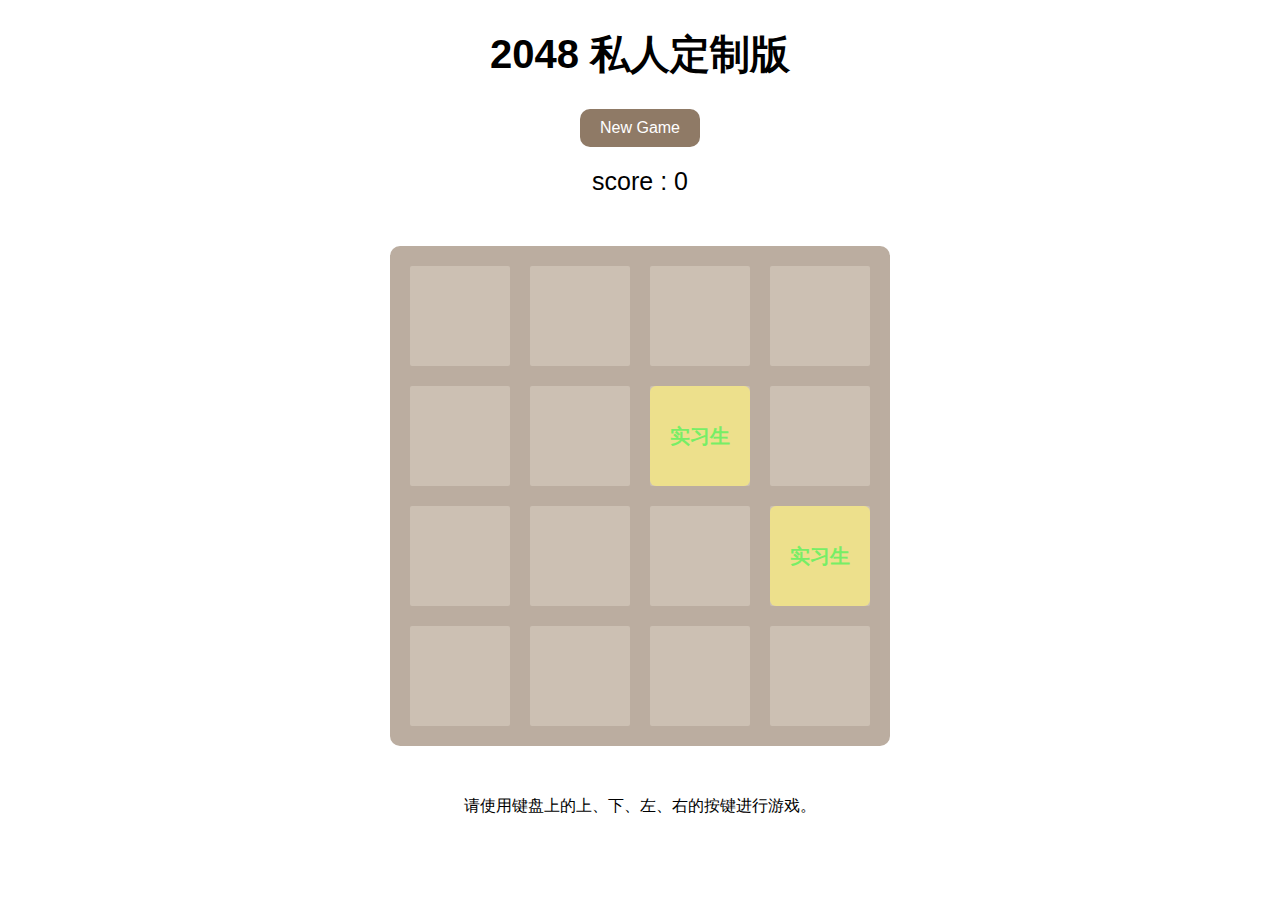
<file: 2048/index.html>
<!DOCTYPE html>
<html lang="en">
    <head>
        <meta charset="utf-8">
        <meta name="viewport" content="width=device-width,inital-scale=1.0,maximum-scale=1.0,minmum-scale=1.0,user-scalable=no"/>
        <link rel="stylesheet" type="text/css" href="2048.css" />
        <script type="text/javascript" src="jquery-3.0.0.min.js"></script>
        <script type="text/javascript" src="support2048.js"></script>
        <script type="text/javascript" src="animate2048.js"></script>
        <script type="text/javascript" src="main.js"></script>
    </head>
    <body>
    <header>
        <h1>2048 私人定制版</h1>
        <a href="javascript:newgame();" id="newgamebutton">New Game</a>
        <p>score : <span id="score">0</span></p>
    </header>


    <div id="grid-container">
        <div class="grid-cell" id="grid-cell-0-0"></div>
        <div class="grid-cell" id="grid-cell-0-1"></div>
        <div class="grid-cell" id="grid-cell-0-2"></div>
        <div class="grid-cell" id="grid-cell-0-3"></div>

        <div class="grid-cell" id="grid-cell-1-0"></div>
        <div class="grid-cell" id="grid-cell-1-1"></div>
        <div class="grid-cell" id="grid-cell-1-2"></div>
        <div class="grid-cell" id="grid-cell-1-3"></div>

        <div class="grid-cell" id="grid-cell-2-0"></div>
        <div class="grid-cell" id="grid-cell-2-1"></div>
        <div class="grid-cell" id="grid-cell-2-2"></div>
        <div class="grid-cell" id="grid-cell-2-3"></div>

        <div class="grid-cell" id="grid-cell-3-0"></div>
        <div class="grid-cell" id="grid-cell-3-1"></div>
        <div class="grid-cell" id="grid-cell-3-2"></div>
        <div class="grid-cell" id="grid-cell-3-3"></div>
    </div>

    <div style="width:500px;margin:10px auto;text-align:center;">请使用键盘上的上、下、左、右的按键进行游戏。</div>

    </body>
</html>
</file>
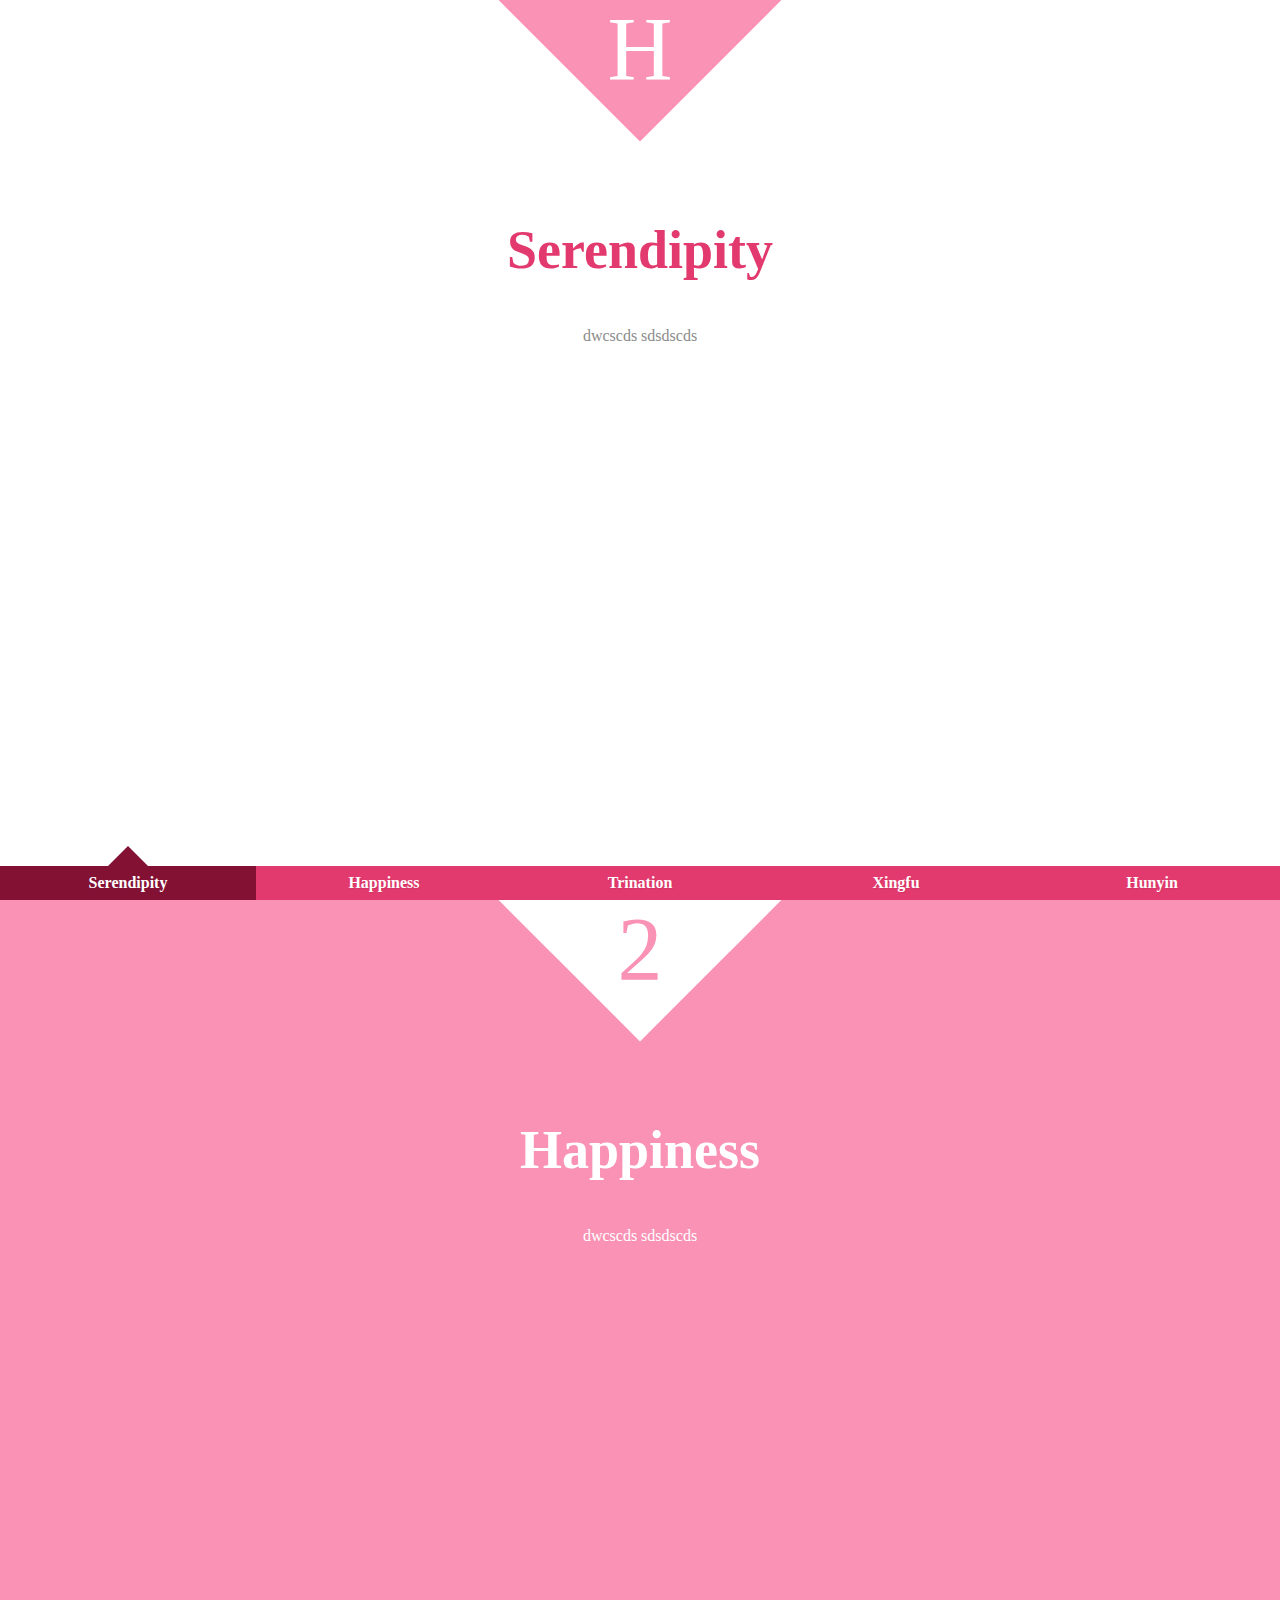
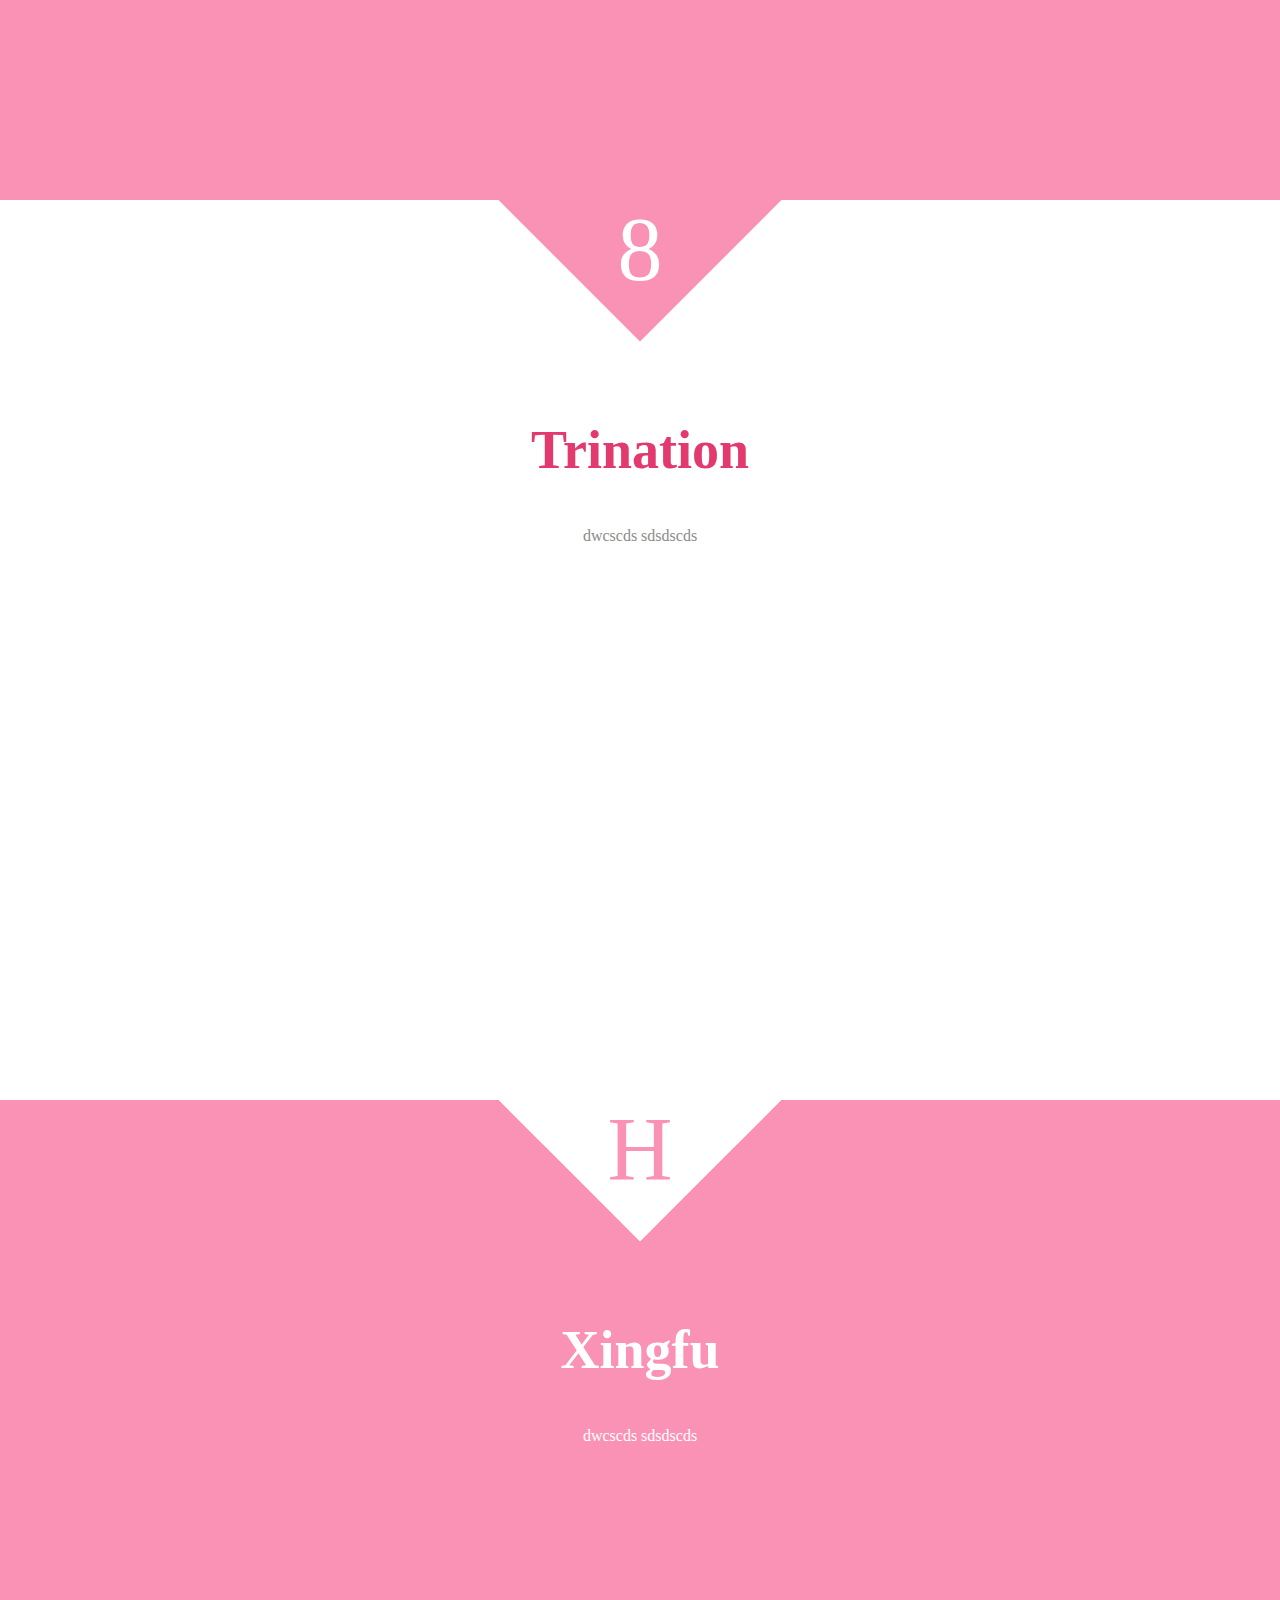
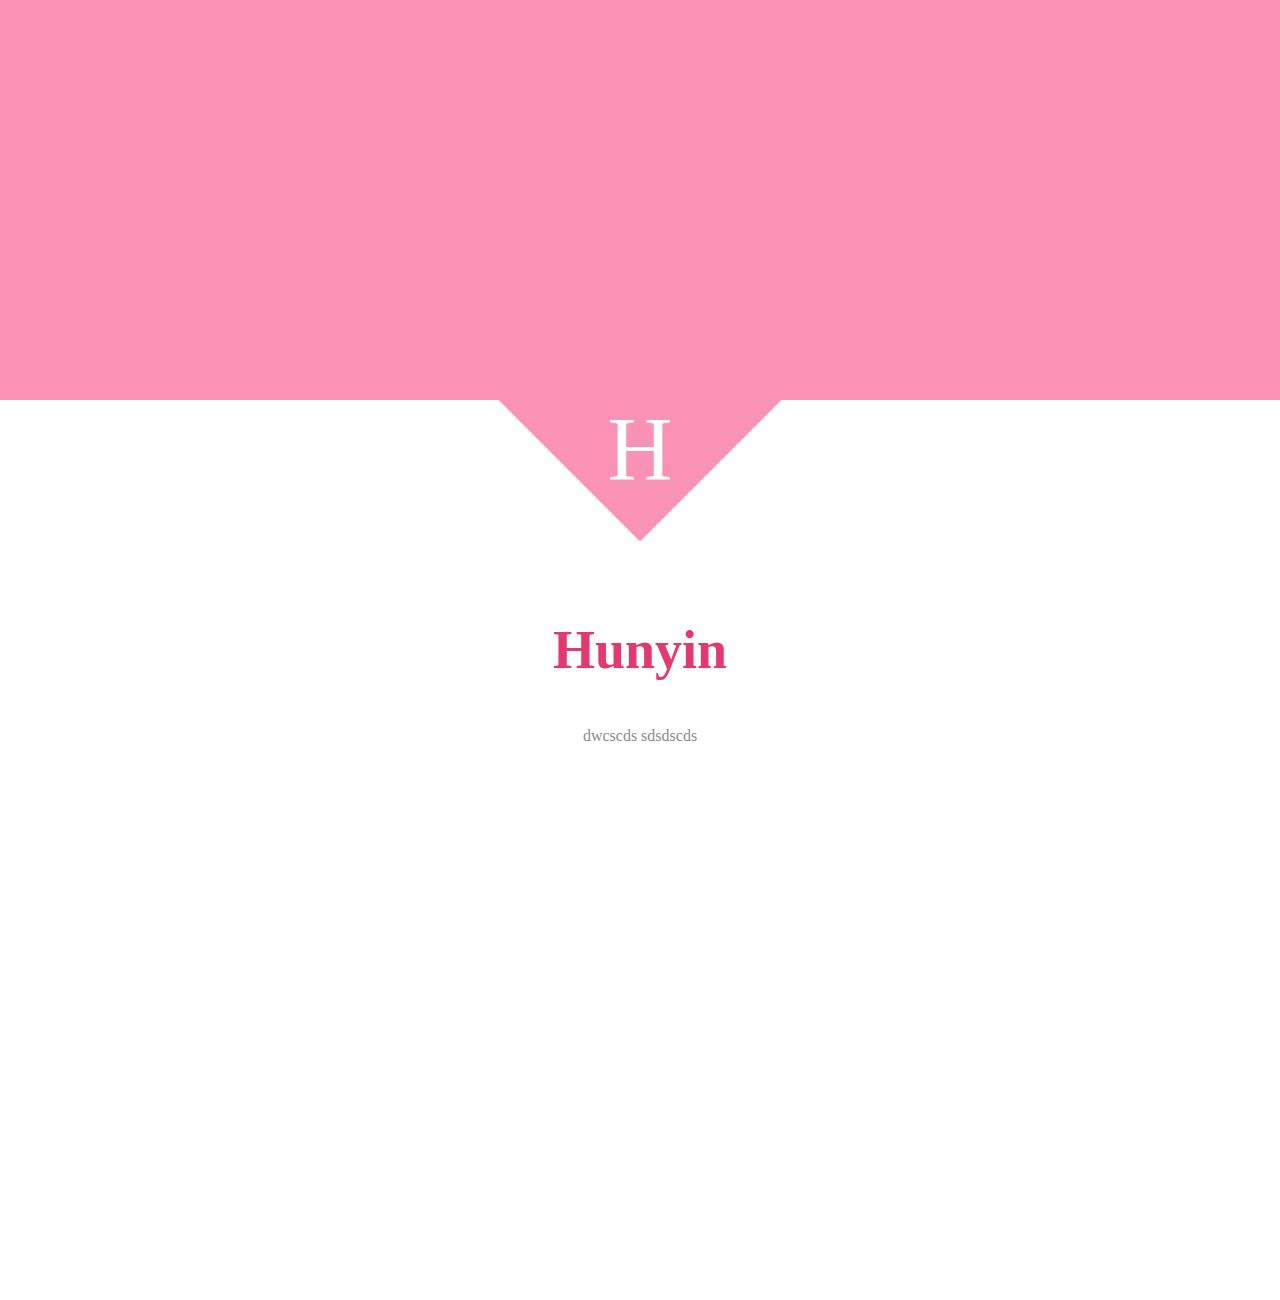
<file: demo1/index.html>
<!DOCTYPE html>
<html lang="en">
    <head>
        <meta charset="utf-8">
        <meta http-equiv="X-UA-Compatible" content="IE-edge,chrome-1">
        <meta name="viewport" content="width-device-width,initial-scale=1">
        <link rel="stylesheet" href="normalize.css">
        <style>
          body{
          	font-family: "微软雅黑";
          	background-color: #ddd;
          	font-weight: 400;
          	font-size: 15px;
          	color: #333;
          	overflow: hidden;
          	-webkit-font-smoothing: antialiased;
          }
          a{
          	text-decoration: none;
          	color:#555;
          }
          .clr{
          	width: 0;
          	height: 0;
          	overflow: hidden;
          	clear: both;
          	padding: 0;
          	margin: 0;
          }
          .st-container{
          	width:100%;
          	height: 100%;
          	position:absolute;
          	left: 0;
          	top: 0;
          }
          .st-container a,.st-container input{
          	width: 20%;
          	height: 34px;
            line-height: 34px;
            position: fixed;
            bottom: 0;
          }
          .st-container input{
             opacity: 0;
             z-index: 2;
          }
          .st-container a{
          	z-index: 1;
          	font-weight: 700;
          	font-size: 16px;
          	background: #e23a6e;
          	text-align: center;
          	color: #fff;
          	text-shadow: 1px 1px 1px rgba(151,24,64,0.2);
          	cursor: pointer;
          }
          #st-control-1,#st-control-1+a{
          	left: 0%;
          }
          #st-control-2,#st-control-2+a{
          	left: 20%;
          }
           #st-control-3,#st-control-3+a{
          	left: 40%;
          }
           #st-control-4,#st-control-4+a{
          	left: 60%;
          }
           #st-control-5,#st-control-5+a{
          	left: 80%;
          }
          .st-container input:checked+a,
          .st-container input:checked:hover+a
          {
             background: #821134;
          }
          .st-container input:checked +a:after{
             content: "";
             width: 0;
             height: 0;
             overflow: hidden;
             border: 20px solid transparent;
             border-bottom-color:#821134;
             position: absolute;
             bottom: 100%;
             left: 50%;
             margin-left: -20px;
          }
          .st-container input:hover+a{
              background: #AD244f;
          }
          /* 内容区 */
          .st-scroll,.st-panel{
          	width: 100%;
          	height:100%;
          	position:relative;
          }
          .st-scroll{
          	left: 0;
          	top: 0;
          	-webkit-transform:translate3d(0,0,0);
          	-moz-transform:translate3d(0,0,0);
          	-ms-transform:translate3d(0,0,0);
          	-o-transform:translate3d(0,0,0);
	          transform:translate3d(0,0,0);
	          backface-visibility: hidden;
	          -webkit-transition: all 0.6s ease-in-out;
          }
          .st-panel{
             background: #fff;
             overflow: hidden;
          }

          #st-control-1:checked ~ .st-scroll{
              -webkit-transform: translateY(0%) ;
              -moz-transform: translateY(0%);
              -ms-transform: translateY(0%);
              -o-transform: translateY(0%);
              transform: translateY(0%);
          }
          #st-control-2:checked ~ .st-scroll{
              -webkit-transform: translateY(-100%);
              -moz-transform: translateY(-100%);
              -ms-transform: translateY(-100%);
              -o-transform: translateY(-100%);
              transform: translateY(-100%);
          }
           #st-control-3:checked ~ .st-scroll{
              -webkit-transform: translateY(-200%);
              -moz-transform: translateY(-200%);
              -ms-transform: translateY(-200%);
              -o-transform: translateY(-200%);
              transform: translateY(-200%);
          }
           #st-control-4:checked ~ .st-scroll{
              -webkit-transform: translateY(-300%);
              -moz-transform: translateY(-300%);
              -ms-transform: translateY(-300%);
              -o-transform: translateY(-300%);
              transform: translateY(-300%);
          }
           #st-control-5:checked ~ .st-scroll{
              -webkit-transform: translateY(-400%);
              -moz-transform: translateY(-400%);
              -ms-transform: translateY(-400%);
              -o-transform: translateY(-400%);
              transform: translateY(-400%);
          }
          .st-desc{
          	width: 200px;
          	height: 200px;
          	background:#fa92b5;
          	position: absolute;
          	left: 50%;
          	top: 0;
          	margin-left: -100px;
          	-webkit-transform:translateY(-50%) rotate(45deg);
           }
           [data-icon]:after{
           	content:attr(data-icon);
           	width: 200px;
           	height: 200px;
           	font-size: 90px;
           	color: #fff;
           	text-align: center;
           	line-height: 200px;
           	position: absolute;
           	left: 50%;
           	top: 50%;
           	margin: -100px 0 0 -100px;
           	-webkit-transform: rotate(-45deg)  translateY(25%);
           }
           .st-panel h2{
            color: #e23a6e;
            font-size: 54px;
            line-height: 50px;
            text-align: center;
            font-weight:900;
            width: 80%;
            position: absolute;
            top: 20%;
            left: 10%;        
           }
           @keyframes moveDown{
            0%{
              -webkit-transform: translateY(-40px);
              opacity: 0;
            }
            100%{
              -webkit-transform: translateY(0px);
              opacity: 1;
            }
           }
           #st-control-1:checked~.st-scroll #st-panel-1 h2, #st-control-2:checked~.st-scroll #st-panel-2 h2, #st-control-3:checked~.st-scroll #st-panel-3 h2, #st-control-4:checked~.st-scroll #st-panel-4 h2, #st-control-5:checked~.st-scroll #st-panel-5 h2{
              -webkit-animation:moveDown 0.6s ease-in-out 0.2s backwards;
           }
           .st-panel p{
            position: absolute;
            width: 50%;
            left: 25%;
            top: 35%;
            font-size: 16px;
            line-height: 22px;
            padding: 0;
            text-align: center;
            color: #8b8b8b;
            margin-top: 10px;
           }
            @keyframes moveUp{
            0%{
              -webkit-transform: translateY(40px);
              opacity: 0;
            }
            100%{
              -webkit-transform: translateY(0px);
              opacity: 1;
            }
           }
           #st-control-1:checked~.st-scroll #st-panel-1 p, #st-control-2:checked~.st-scroll #st-panel-2 p, #st-control-3:checked~.st-scroll #st-panel-3 p, #st-control-4:checked~.st-scroll #st-panel-4 p, #st-control-5:checked~.st-scroll #st-panel-5 p{
              -webkit-animation:moveUp 0.6s ease-in-out 0.2s backwards;
           }
           .st-col{
              background: #fa92b5;
          }
          .st-col .st-desc{
            background: #fff;
          }
          .st-col [data-icon]:after{
            color:#fa92b5;
          } 
          .st-col h2{
            color:white;
          }
          .st-col p{
            color: #fff;
          }
        </style>
    </head>
    <body>
        <div class="container">
          <div class="st-container">
             <input type="radio" name="radio-set" checked="checked" id="st-control-1">
             <a href="#st-panel-1">Serendipity</a>
             <input type="radio" name="radio-set" id="st-control-2">
             <a href="#st-panel-2">Happiness</a>
             <input type="radio" name="radio-set" id="st-control-3">
             <a href="#st-panel-3">Trination</a>
             <input type="radio" name="radio-set" id="st-control-4">
             <a href="#st-panel-4">Xingfu</a>
             <input type="radio" name="radio-set" id="st-control-5">
             <a href="#st-panel-5">Hunyin</a>
              <div class="st-scroll">
               <section class="st-panel" id="st-panel-1">
	               	<div class="st-desc" data-icon="H"></div>
	               	<h2>Serendipity</h2>
	               	<p>dwcscds sdsdscds</p>
               </section>
                <section class="st-panel st-col" id="st-panel-2">
	               	<div class="st-desc" data-icon="2"></div>
	               	<h2>Happiness</h2>
	               	<p>dwcscds sdsdscds</p>
               </section>
               <section class="st-panel" id="st-panel-3">
	               	<div class="st-desc" data-icon="8"></div>
	               	<h2>Trination</h2>
	               	<p>dwcscds sdsdscds</p>
               </section>
               <section class="st-panel st-col" id="st-panel-4">
	               	<div class="st-desc" data-icon="H"></div>
	               	<h2>Xingfu</h2>
	               	<p>dwcscds sdsdscds</p>
               </section>
               <section class="st-panel" id="st-panel-5">
	               	<div class="st-desc" data-icon="H"></div>
	               	<h2>Hunyin</h2>
	               	<p>dwcscds sdsdscds</p>
               </section>
            </div>
           </div>
          
        </div>

    </body>
</html>
</file>
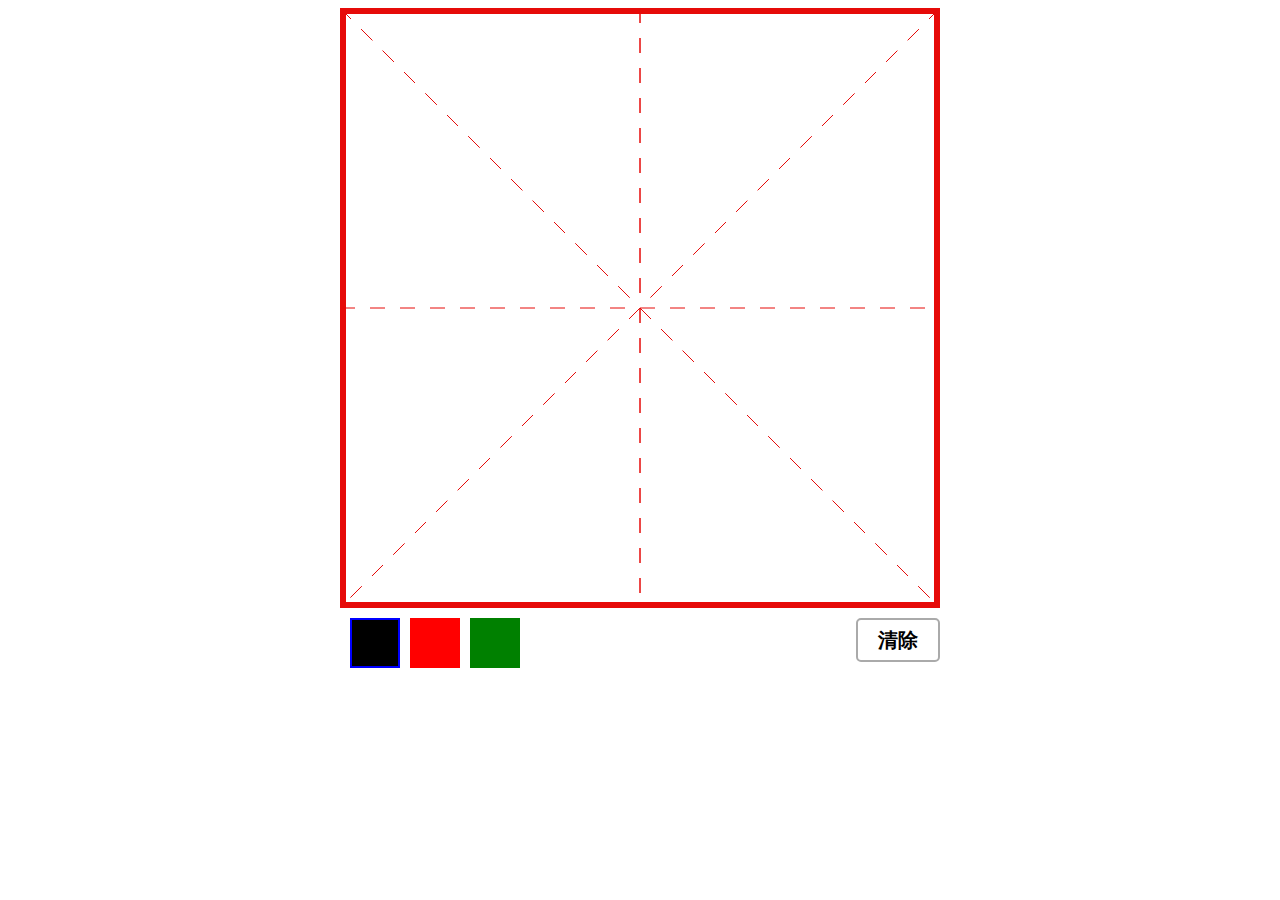
<file: demo2/index.html>
<!DOCTYPE html>
<html lang="en">
    <head>
        <meta charset="utf-8">
        <link rel="stylesheet" href="handwriting.css">
        <script src="jquery-3.0.0.min.js"></script>
       <!--  <script src="hand.js"></script> -->
        <meta name="mediaport"
            content="height=device-height,
                     width=device-width,
                     initial-scale=1.0,
                     minimum-scale=1.0,
                     maxmum-scale=1.0,
                     user-scalable=no">
    </head>
    <body>
      <canvas id="canvas">
      	
      </canvas>
      <div id="controller">
        <button id="black_btn" class="color_btn color_btn_selected"></button>
        <button id="red_btn" class="color_btn"></button>
        <button id="green_btn" class="color_btn"></button>
        <div id="clear_btn" class="op_btn">清除</div>
        <div class="clearfix"></div>
      </div>
      <script src="handwriting.js"></script>
    </body>
</html>
</file>
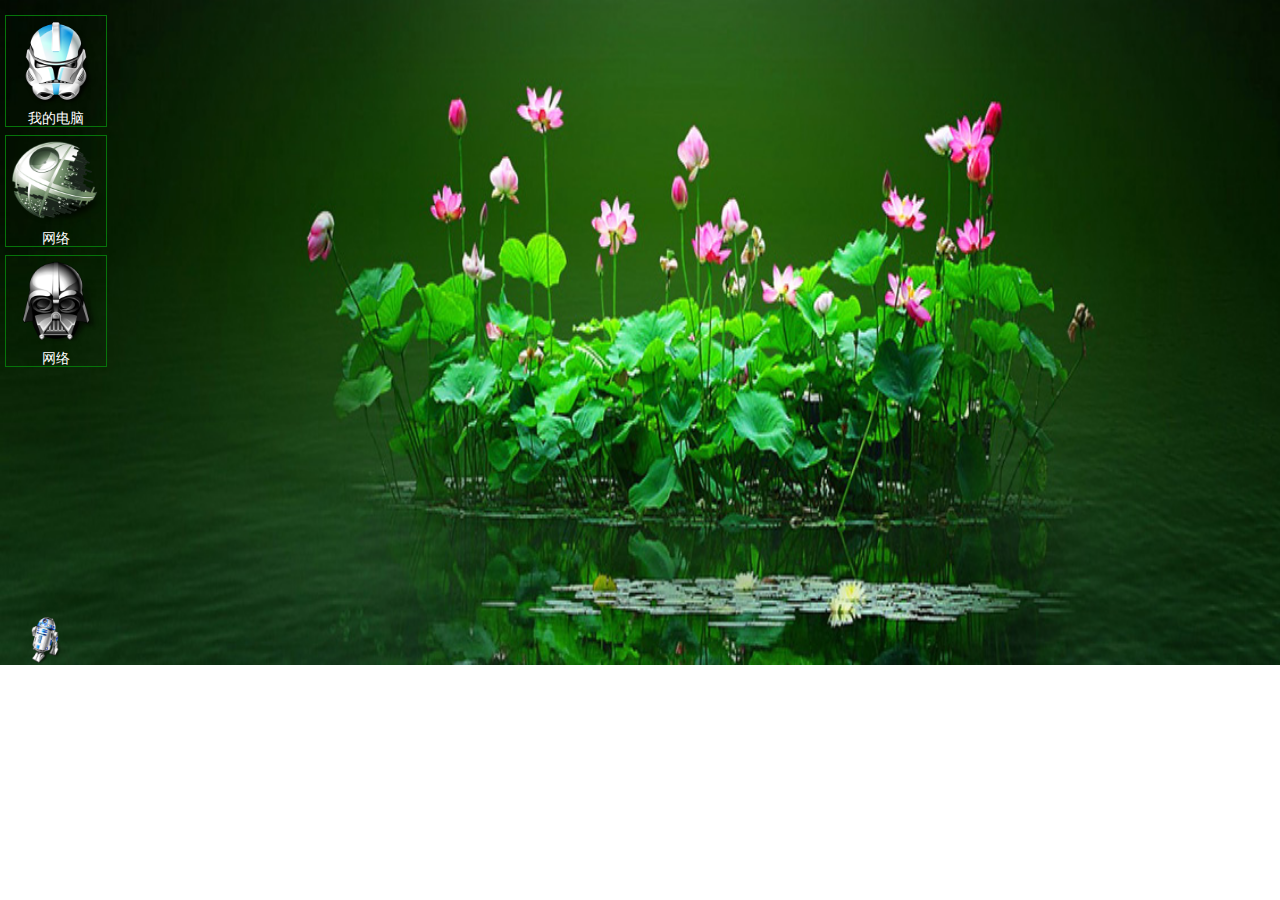
<file: demo3/index.html>
<!DOCTYPE html>
<html>
<head lang="en">
    <meta charset="UTF-8">
    <link rel="stylesheet" href="CSS/Common.css">
    <script src="Js.js"></script>
    <title></title>
</head>
<body style="overflow:hidden">
    <div style="overflow-x:hidden;width:1363px;height:665px;position:relative;background: url(Img/1.jpg) no-repeat;background-size:100% 100%;" id="bigDiv">
        <div  id="start">
            <img src="Img/r2d2.png" style="width:50px;height: 50px;">
        </div>
        <div id="menu">
        </div>
        <div id="rightMenu">
           <ul>
               <li>复制</li>
               <li>粘贴</li>
               <li>剪切</li>
               <li>刷新</li>
               <li>查看</li>
               <li>排序方式</li>
           </ul>
        </div>
        <div id="drag">
            <p id="drag-p"></p>
            <input type="button" value="X" id="button1">
            <div></div>
        </div>
    </div>
</body>
</html>
</file>
<file: 2048/2048.css>
header{
    display:block;
    margin: 0 auto;
    width:100%;
    text-align: center;
}
header h1{
    font-family: Arial;
    font-size: 40px;
    font-weight: bold;
}
header #newgamebutton{
    display:block;
    margin: 0 auto;
    width:100px;
    padding:10px 10px;
    background-color: #8f7a66;
    font-family: Arial;
    color: white;
    border-radius: 10px;
    text-decoration: none;
}
header #newgamebutton:hover{
    background-color: #9f8b77;
}
header p{
    font-family: Arial;
    font-size:25px;
    margin: 20px auto;
}
#grid-container{
    width:500px;
    height: 500px;
    /*padding: 20px;*/
    margin: 50px auto;
    background-color: #bbada0;
    border-radius: 10px;
    position: relative;
}
.grid-cell{
    width: 100px;
    height: 100px;
    border-radius:6px;
    background-color: #ccc0b3;
    position: absolute;
}
.number-cell{
    border-radius: 6px;
    font-family: Arial;
    font-weight: bold;
    font-size: 20px;
    line-height: 100px;
    text-align: center;
    position: absolute;
}
</file>
<file: demo2/handwriting.css>
#canvas{
	display: block;
	margin: 0 auto;
}
#controller{
	margin: 0 auto;
}
.op_btn{
	width: 80px;
	height: 40px;
	line-height: 40px;
	text-align: center;
	font-size: 20px;
	background: white;
	font-weight: bold;
	border: 2px solid #aaa;
	cursor: pointer;
	float: right;
	margin: 10px 0 0 10px;
	border-radius: 5px;
	font-family: Microsoft Yahei,Arial;
}
.op_btn:hover{
	background: #def;
}
.clearfix{
	clear: both;
}
.color_btn{
	float: left;
	width: 50px;
	height: 50px;
	margin: 10px 0 0 10px;
	border: none;
}
.color_btn:hover{
	cursor: pointer;
}
.color_btn_selected{
	border: 2px solid blue;
}
#black_btn{
	background: black;
}
#red_btn{
	background: red;
}
#green_btn{
	background: green;
}
</file>
<file: demo3/CSS/Common.css>
body,div,p,ul{
    margin: 0;
    padding: 0;
    font-size: 14px;
    list-style: none;
    -webkit-user-select:none;
    -moz-user-select:none;
    -ms-user-select:none;
    user-select:none;
}
p{
    color: white;
    text-align: center;
}
#start{
    width:50px;
    height: 50px;
    position: absolute;
    top:615px;left:20px;
}
#menu{
    width:300px;
    height:300px;
    background:url('../Img/menu.jpg');
    background-size:100% 100%;
    display:none;
    position: absolute;top:315px;left:20px;
}
#rightMenu{
    width:180px;
    height: 240px;
    background: lightgray;
    box-shadow: 5px 5px 10px gray;
    position: absolute;
    display: none;
    -webkit-user-select:none;
    -moz-user-select:none;
    -ms-user-select:none;
    user-select:none;
    cursor: move;
}
#rightMenu li{
    width:160px;
    padding-left: 20px;
    height: 40px;
    line-height: 40px;
    color: white;

}
#rightMenu li:hover{
    background: blue;
}
#drag{
    width:400px;
    height:300px;
    position: absolute;
    top:100px;
    left:150px;
    border: 1px solid black;
    display: none;
    cursor: move;
    text-align: center;
    line-height: 30px;
}
#drag-p{
   width: 400px;
    height: 30px;
    background: black;
    color: white;
}
#drag input{
    width: 50px;
    height: 30px;
    background: red;
    border:none;
    position: absolute;right: 0;top:0;

}
#drag div{
    width: 400px;
    height: 270px;
    background: white;
}
</file>
